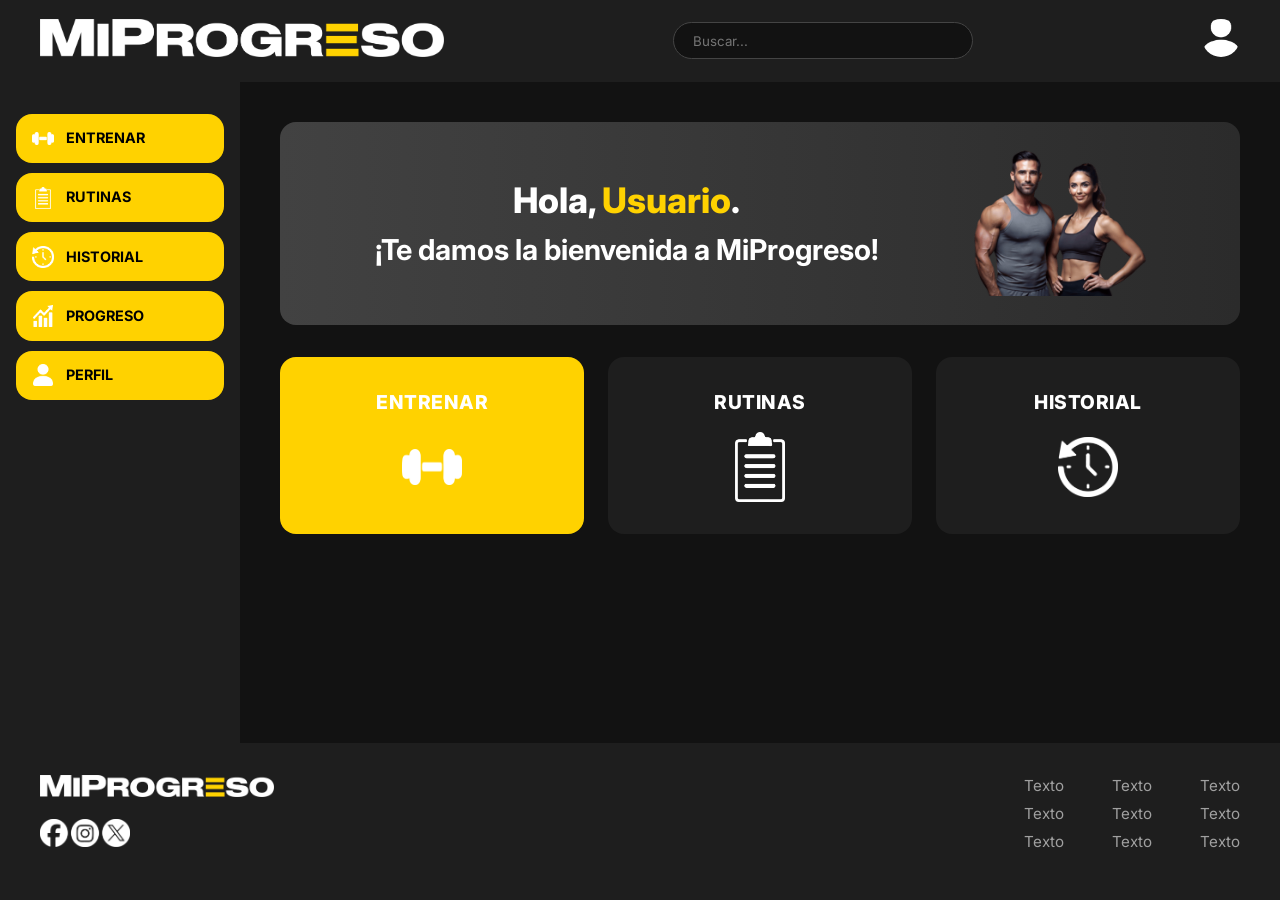
<file: index.html>
<!DOCTYPE html>
<html lang="es">

<head>
    <meta charset="UTF-8">
    <meta name="viewport" content="width=device-width, initial-scale=1.0">
    <meta name="description" content="Pantalla dashboard de MiProgreso">
    <meta name="author" content="Carlos López, Matías Mite, Rafael Chiriboga">

    <title>MiProgreso</title>

    <link rel="preconnect" href="https://fonts.googleapis.com">
    <link rel="preconnect" href="https://fonts.gstatic.com" crossorigin>
    <link href="https://fonts.googleapis.com/css2?family=Inter:wght@400;600;700;800&display=swap" rel="stylesheet">

    <link rel="stylesheet" href="../css/styles.css">
</head>

<body>

    <!-- HEADER -->
    <header class="main-header">
        <input type="checkbox" id="menu-toggle-checkbox" class="sr-only">

        <div class="logo">
            <a href="index.html">
                <img src="img/LOGO.png" alt="Logotipo oficial de MiProgreso">
            </a>
        </div>

        <div class="search-box">
            <label for="input-buscar" class="sr-only">Buscar</label>
            <input type="search" id="input-buscar" name="busqueda" class="form-input" placeholder="Buscar...">
        </div>

        <div class="header-right-group">
            <div class="user-profile">
                <a href="pages/perfil.html" aria-label="Menú de usuario">
                    <img src="img/perfil.png" alt="Icono de perfil de usuario">
                </a>
            </div>

            <label for="menu-toggle-checkbox" class="menu-toggle" aria-label="Abrir menú">
                <span></span>
                <span></span>
                <span></span>
            </label>
        </div>
    </header>

    <!-- CONTENEDOR PRINCIPAL -->
    <div class="app-layout">

        <!-- MENÚ LATERAL -->
        <nav class="main-nav" aria-label="Menú principal">
            <ul>
                <li>
                    <a href="pages/entrenar.html" class="nav-btn">
                        <img src="img/mancuerna.png" alt="" class="nav-icon">
                        <span>ENTRENAR</span>
                    </a>
                </li>
                <li>
                    <a href="pages/rutinas.html" class="nav-btn">
                        <img src="img/registro.png" alt="" class="nav-icon">
                        <span>RUTINAS</span>
                    </a>
                </li>
                <li>
                    <a href="pages/historial.html" class="nav-btn">
                        <img src="img/historial.png" alt="" class="nav-icon">
                        <span>HISTORIAL</span>
                    </a>
                </li>
                <li>
                    <a href="pages/progreso.html" class="nav-btn">
                        <img src="img/progreso.png" alt="" class="nav-icon">
                        <span>PROGRESO</span>
                    </a>
                </li>
                <li>
                    <a href="pages/perfil.html" class="nav-btn tarjeta-activa">
                        <img src="img/perfil.png" alt="" class="nav-icon">
                        <span>PERFIL</span>
                    </a>
                </li>
            </ul>
        </nav>


        <main class="main-content">

            <section class="banner-bienvenida">
                <div class="banner-texto">
                    <h2>Hola, <span class="highlight">Usuario</span>.</h2>
                    <p>¡Te damos la bienvenida a MiProgreso!</p>
                </div>

                <div class="banner-imagen">
                    <img src="img/banner.png" alt="Atletas listos para entrenar">
                </div>
            </section>

            <section class="tarjetas-dashboard">
                <article class="tarjeta tarjeta-activa">
                    <a href="pages/entrenar.html">
                        <h3>ENTRENAR</h3>
                        <img src="img/mancuerna.png" alt="Icono entrenar">
                    </a>
                </article>

                <article class="tarjeta">
                    <a href="pages/rutinas.html">
                        <h3>RUTINAS</h3>
                        <img src="img/registro.png" alt="Icono rutinas">
                    </a>
                </article>

                <article class="tarjeta">
                    <a href="pages/historial.html">
                        <h3>HISTORIAL</h3>
                        <img src="img/historial.png" alt="Icono historial">
                    </a>
                </article>
            </section>

        </main>
    </div>

    <footer>
        <div class="footer-brand">
            <img src="img/LOGO.png" alt="Logotipo MiProgreso">
            <div class="social-links">
                <a href="https://facebook.com" target="_blank" rel="noopener noreferrer" aria-label="Redes Sociales">
                    <img src="img/redes.png" alt="Redes Sociales">
                </a>
            </div>
        </div>

        <div class="footer-columns">
            <article class="columna-texto">
                <p>Texto</p>
                <p>Texto</p>
                <p>Texto</p>
            </article>
            <article class="columna-texto">
                <p>Texto</p>
                <p>Texto</p>
                <p>Texto</p>
            </article>
            <article class="columna-texto">
                <p>Texto</p>
                <p>Texto</p>
                <p>Texto</p>
            </article>
        </div>
    </footer>

</body>
</html>
</file>
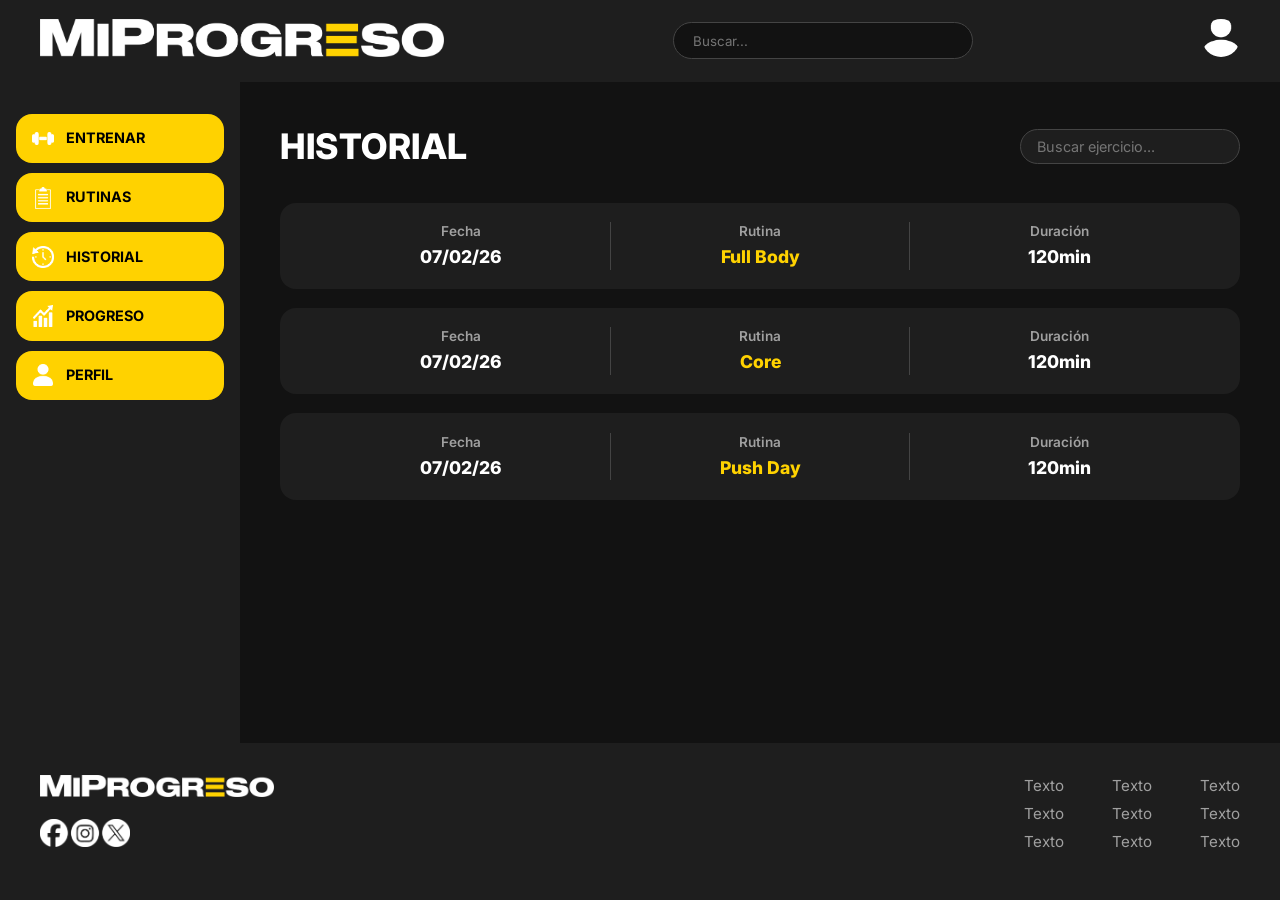
<file: pages/historial.html>
<!DOCTYPE html>
<html lang="es">
<head>
    <meta charset="UTF-8">
    <meta name="viewport" content="width=device-width, initial-scale=1.0">
    <meta name="description" content="Historial de entrenamientos - MiProgreso">
    <meta name="author" content="Carlos López, Matías Mite, Rafael Chiriboga">
    <title>MiProgreso | Historial</title>
    
    <link rel="preconnect" href="https://fonts.googleapis.com">
    <link rel="preconnect" href="https://fonts.gstatic.com" crossorigin>
    <link href="https://fonts.googleapis.com/css2?family=Inter:wght@400;600;700;800&display=swap" rel="stylesheet">
    
    <link rel="stylesheet" href="../css/styles.css">
</head>
<body>

    <header class="main-header">
        <!-- Checkbox invisible para controlar el menú hamburguesa por CSS puro -->
        <input type="checkbox" id="menu-toggle-checkbox" class="sr-only">

        <div class="logo">
            <a href="../index.html">
                <img src="../img/LOGO.png" alt="Logotipo oficial de MiProgreso">
            </a>
        </div>
        
        <div class="search-box">
            <label for="input-buscar" class="sr-only">Buscar</label>
            <input type="search" id="input-buscar" name="busqueda" class="form-input" placeholder="Buscar...">
        </div>

        <!-- Grupo derecho: Perfil + Botón de Hamburguesa -->
        <div class="header-right-group">
            <div class="user-profile">
                <a href="../pages/perfil.html" aria-label="Menú de usuario">
                    <img src="../img/perfil.png" alt="Icono de perfil de usuario">
                </a>
            </div>

            <label for="menu-toggle-checkbox" class="menu-toggle" aria-label="Abrir menú">
                <span></span>
                <span></span>
                <span></span>
            </label>
        </div>
    </header>

    <div class="app-layout">
        
        <!-- MENÚ LATERAL -->
        <nav class="main-nav" aria-label="Menú principal">
            <ul>
                <li>
                    <a href="../pages/entrenar.html" class="nav-btn">
                        <img src="../img/mancuerna.png" alt="" class="nav-icon">
                        <span>ENTRENAR</span>
                    </a>
                </li>
                <li>
                    <a href="../pages/rutinas.html" class="nav-btn">
                        <img src="../img/registro.png" alt="" class="nav-icon">
                        <span>RUTINAS</span>
                    </a>
                </li>
                <li>
                    <a href="../pages/historial.html" class="nav-btn tarjeta-activa">
                        <img src="../img/historial.png" alt="" class="nav-icon">
                        <span>HISTORIAL</span>
                    </a>
                </li>
                <li>
                    <a href="../pages/progreso.html" class="nav-btn">
                        <img src="../img/progreso.png" alt="" class="nav-icon">
                        <span>PROGRESO</span>
                    </a>
                </li>
                <li>
                    <a href="../pages/perfil.html" class="nav-btn tarjeta-activa">
                        <img src="../img/perfil.png" alt="" class="nav-icon">
                        <span>PERFIL</span>
                    </a>
                </li>
            </ul>
        </nav>

        <main class="main-content">
            <section aria-labelledby="titulo-historial">
                <div class="content-header">
                    <h1 id="titulo-historial">HISTORIAL</h1>
                    
                    <div class="search-ejercicio">
                        <label for="buscar-ejercicio" class="sr-only">Buscar ejercicio</label>
                        <input type="search" id="buscar-ejercicio" placeholder="Buscar ejercicio...">
                    </div>
                </div>

                <div class="cards-container">
                    <article class="tarjeta-historial">
                        <div class="columna-dato">
                            <span>Fecha</span>
                            <span>07/02/26</span>
                        </div>
                        <div class="columna-dato">
                            <span>Rutina</span>
                            <span class="highlight">Full Body</span>
                        </div>
                        <div class="columna-dato">
                            <span>Duración</span>
                            <span>120min</span>
                        </div>
                    </article>
                    
                    <article class="tarjeta-historial">
                        <div class="columna-dato">
                            <span>Fecha</span>
                            <span>07/02/26</span>
                        </div>
                        <div class="columna-dato">
                            <span>Rutina</span>
                            <span class="highlight">Core</span>
                        </div>
                        <div class="columna-dato">
                            <span>Duración</span>
                            <span>120min</span>
                        </div>
                    </article>

                    <article class="tarjeta-historial">
                        <div class="columna-dato">
                            <span>Fecha</span>
                            <span>07/02/26</span>
                        </div>
                        <div class="columna-dato">
                            <span>Rutina</span>
                            <span class="highlight">Push Day</span>
                        </div>
                        <div class="columna-dato">
                            <span>Duración</span>
                            <span>120min</span>
                        </div>
                    </article>
                </div>
            </section>
        </main>
    </div>

    <footer>
        <div class="footer-brand">
            <img src="../img/LOGO.png" alt="Logotipo MiProgreso">
            <div class="social-links">
                <a href="https://facebook.com" target="_blank" rel="noopener noreferrer" aria-label="Redes Sociales">
                    <img src="../img/redes.png" alt="Redes Sociales">
                </a>
            </div>
        </div>

        <div class="footer-columns">
            <article class="columna-texto">
                <p>Texto</p>
                <p>Texto</p>
                <p>Texto</p>
            </article>
            <article class="columna-texto">
                <p>Texto</p>
                <p>Texto</p>
                <p>Texto</p>
            </article>
            <article class="columna-texto">
                <p>Texto</p>
                <p>Texto</p>
                <p>Texto</p>
            </article>
        </div>
    </footer>

</body>
</html>
</file>
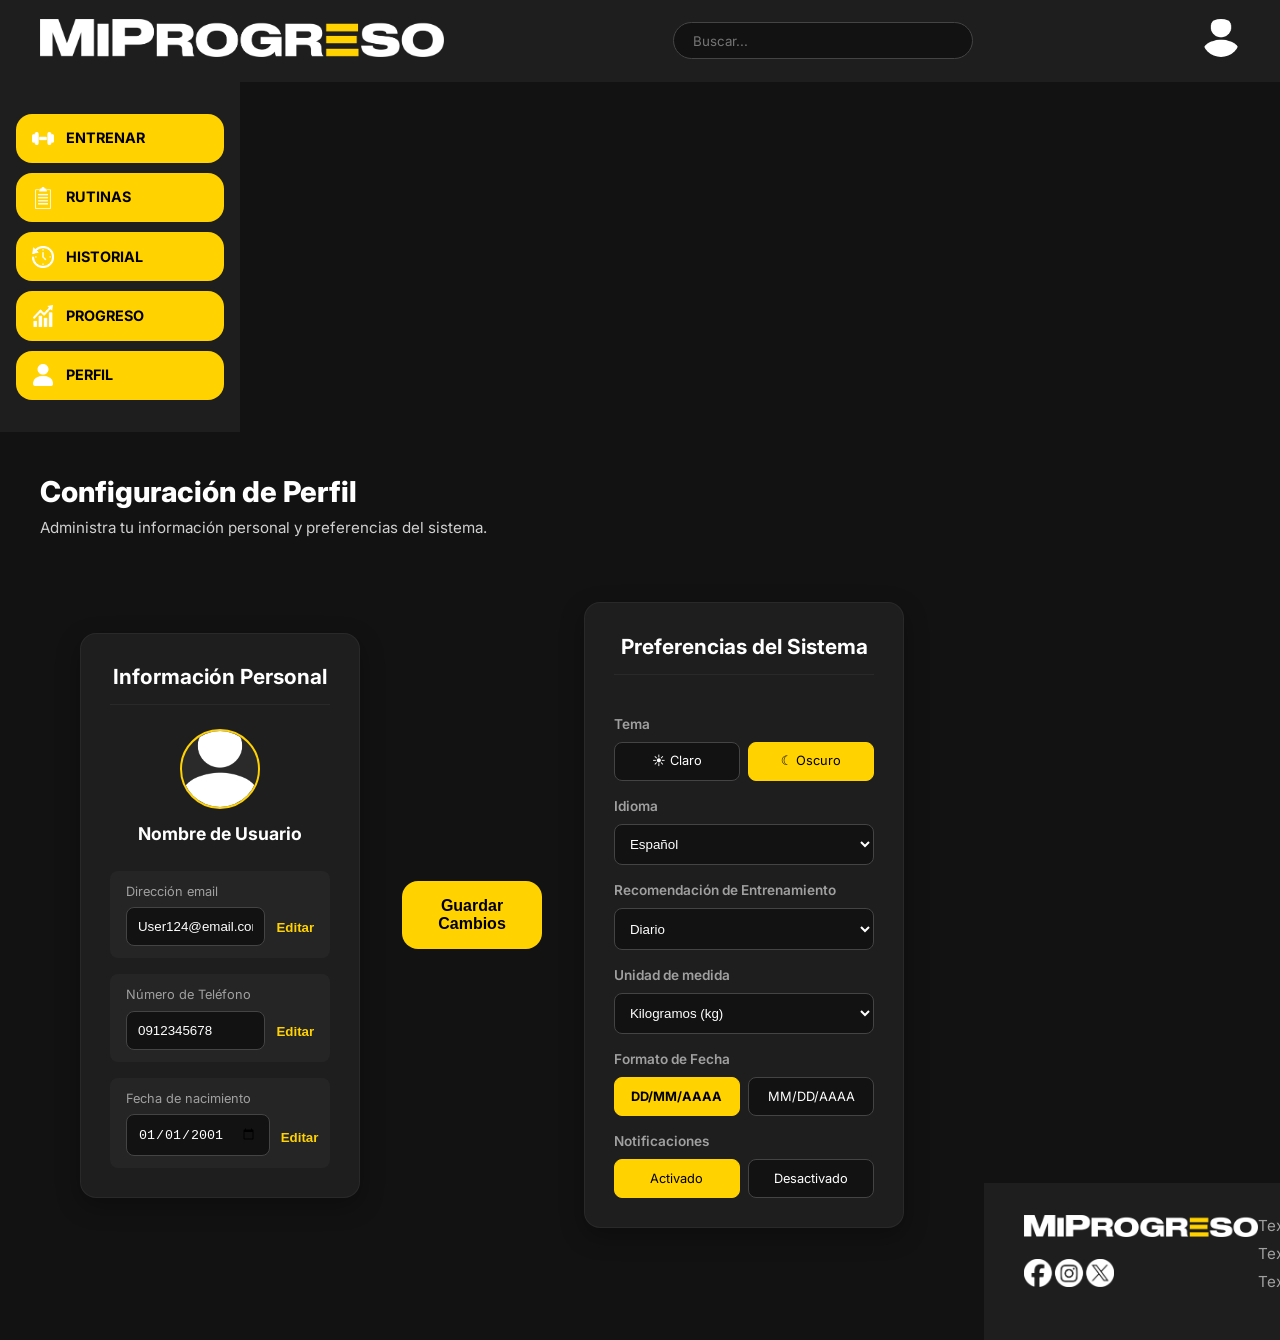
<file: pages/perfil.html>
<!DOCTYPE html>
<html lang="es">

<head>
    <meta charset="UTF-8">
    <meta name="viewport" content="width=device-width, initial-scale=1.0">
    <meta name="description" content="Pantalla de perfil del usuario de MiProgreso">

    <title>MiProgreso - Perfil</title>

    <link rel="preconnect" href="https://fonts.googleapis.com">
    <link rel="preconnect" href="https://fonts.gstatic.com" crossorigin>
    <link href="https://fonts.googleapis.com/css2?family=Inter:wght@400;600;700;800&display=swap"
        rel="stylesheet">

    <link rel="stylesheet" href="../css/styles.css">
</head>

<body>

    <!-- HEADER -->
    <header class="main-header">
        <input type="checkbox" id="menu-toggle-checkbox" class="sr-only">

        <div class="logo">
            <a href="../index.html">
                <img src="../img/LOGO.png"
                    alt="Logotipo oficial de MiProgreso">
            </a>
        </div>

        <div class="search-box">
            <label for="input-buscar" class="sr-only">
                Buscar
            </label>

            <input
                type="search"
                id="input-buscar"
                name="busqueda"
                class="form-input"
                placeholder="Buscar...">
        </div>

        <div class="user-profile">
            <a href="perfil.html" aria-label="Menú de usuario">
                <img src="../img/perfil.png"
                    alt="Icono de perfil de usuario">
            </a>
        </div>
    </header>

    <!-- CONTENEDOR PRINCIPAL -->
    <div class="app-layout">

    <!-- CONTENEDOR PRINCIPAL -->
    <div class="app-container">

        <!-- MENÚ LATERAL -->
        <nav class="main-nav" aria-label="Menú principal">
            <ul>
                <li>
                    <a href="entrenar.html" class="nav-btn">
                        <img src="../img/mancuerna.png"
                            alt=""
                            class="nav-icon">
                        <span>ENTRENAR</span>
                    </a>
                </li>
                <li>
                    <a href="rutinas.html" class="nav-btn">
                        <img src="../img/registro.png"
                            alt=""
                            class="nav-icon">
                        <span>RUTINAS</span>
                    </a>
                </li>
                <li>
                    <a href="historial.html" class="nav-btn">
                        <img src="../img/historial.png"
                            alt=""
                            class="nav-icon">
                        <span>HISTORIAL</span>
                    </a>
                </li>
                <li>
                    <a href="progreso.html" class="nav-btn">
                        <img src="../img/progreso.png"
                            alt=""
                            class="nav-icon">
                        <span>PROGRESO</span>
                    </a>
                </li>
                <li>
                    <a href="perfil.html" class="nav-btn active">
                        <img src="../img/perfil.png"
                            alt=""
                            class="nav-icon">
                        <span>PERFIL</span>
                    </a>
                </li>
            </ul>
        </nav>

        <!-- CONTENIDO DEL PERFIL -->
        <main class="main-content profile-content">
            <div class="profile-page-header">
                <h1>Configuración de Perfil</h1>
                <p>Administra tu información personal y preferencias del sistema.</p>
            </div>

        <!-- CONTENIDO DEL PERFIL -->
        <main class="main-content profile-content">

            <form class="profile-form-container">

                <div class="profile-layout">

                    <!-- INFORMACIÓN PERSONAL -->
                    <section class="profile-card">

                        <h2>Información Personal</h2>

                        <div class="profile-avatar">
                            <img src="../img/perfil.png"
                                alt="Imagen de perfil del usuario">
                        </div>

                        <h3 class="profile-name">
                            Nombre de Usuario
                        </h3>


                        <div class="profile-form">

                            <!-- CORREO -->
                            <div class="profile-field">
                                <div class="profile-field-info">
                                    <label for="correo">Dirección email</label>
                                    <input type="email" id="correo" name="correo" value="User124@email.com">
                                </div>

                                <button
                                    class="edit-btn"
                                    type="button">
                                    Editar
                                </button>

                            </div>


                            <!-- TELÉFONO -->
                            <div class="profile-field">
                                <div class="profile-field-info">
                                    <label for="telefono">Número de Teléfono</label>
                                    <input type="tel" id="telefono" name="telefono" value="0912345678">
                                </div>

                                <button
                                    class="edit-btn"
                                    type="button">
                                    Editar
                                </button>

                            </div>


                            <!-- FECHA DE NACIMIENTO -->
                            <div class="profile-field">
                                <div class="profile-field-info">
                                    <label for="fecha">Fecha de nacimiento</label>
                                    <input type="date" id="fecha" name="fecha" value="2001-01-01">
                                </div>

                                <button
                                    class="edit-btn"
                                    type="button">
                                    Editar
                                </button>

                            </div>
                        </div>
                    </section>


                    <!-- BOTÓN CENTRAL -->
                    <section
                        class="save-area"
                        aria-label="Guardar cambios">

                        <button
                            class="save-btn"
                            type="submit">
                            Guardar<br>
                            Cambios
                        </button>

                    </section>


                    <!-- PREFERENCIAS -->
                    <section class="preferences-card">

                        <h2>Preferencias del Sistema</h2>


                        <!-- TEMA -->
                        <div class="preference-item">

                            <label>Tema</label>

                            <div class="theme-options">
                                <span class="theme-option">☀️ Claro</span>
                                <span class="theme-option active">☾ Oscuro</span>
                            </div>
                        </div>


                        <!-- IDIOMA -->
                        <div class="preference-item">
                            <label for="idioma">Idioma</label>
                            <select id="idioma" name="idioma">
                                <option selected>Español</option>
                                <option>English</option>
                            </select>
                        </div>


                        <!-- RECOMENDACIÓN -->
                        <div class="preference-item">
                            <label for="recomendacion">Recomendación de Entrenamiento</label>
                            <select id="recomendacion" name="recomendacion">
                                <option selected>Diario</option>
                                <option>Semanal</option>
                                <option>Personalizado</option>
                            </select>
                        </div>


                        <!-- UNIDAD -->
                        <div class="preference-item">
                            <label for="unidad">Unidad de medida</label>
                            <select id="unidad" name="unidad">
                                <option selected>Kilogramos (kg)</option>
                                <option>Libras (lb)</option>
                            </select>
                        </div>


                        <!-- FORMATO FECHA -->
                        <div class="preference-item">
                            <label>Formato de Fecha</label>
                            <div class="date-format">
                                <strong>DD/MM/AAAA</strong>
                                <span>MM/DD/AAAA</span>
                            </div>
                        </div>


                        <!-- NOTIFICACIONES -->
                        <div class="preference-item">
                            <label>Notificaciones</label>
                            <div class="notification-options">
                                <span class="notification-option active">Activado</span>
                                <span class="notification-option">Desactivado</span>
                            </div>
                        </div>
                    </section>

                </div>

            </form>
        </main>
    </div>


    <!-- FOOTER -->
    <footer>

        <div class="footer-brand">

            <img src="../img/LOGO.png"
                alt="Logotipo MiProgreso">

            <div class="social-links">

                <a href="https://facebook.com"
                    target="_blank"
                    rel="noopener noreferrer"
                    aria-label="Redes Sociales">

                    <img src="../img/redes.png"
                        alt="Redes Sociales">

                </a>
            </div>
        </div>

        <div class="footer-columns">

            <article class="columna-texto">
                <p>Texto</p>
                <p>Texto</p>
                <p>Texto</p>
            </article>

            <article class="columna-texto">
                <p>Texto</p>
                <p>Texto</p>
                <p>Texto</p>
            </article>

            <article class="columna-texto">
                <p>Texto</p>
                <p>Texto</p>
                <p>Texto</p>
            </article>

        </div>
    </footer>

</body>
</html>
</file>
<file: css/styles.css>
/* ==========================================================================
   1. VARIABLES DE TEMA Y DISEÑO
   ========================================================================== */
:root {
  --color-primary: #FFD200;        /* Botones e highlights */
  --color-primary-hover: #E6C200; /* Hover de botones */
  --color-bg-main: #121212;        /* Fondo global de la página (Negro) */
  --color-bg-surface: #1E1E1E;    /* Navbar, Sidebar, Footer y Tarjetas (Gris) */
  --color-border: #444444;
  --color-text-1: #000000;
  --color-text-2: #FFFFFF;
  --color-text-3: #A0A0A0;
  --color-text-muted: #888888;
  --font-family: 'Inter', system-ui, -apple-system, sans-serif;
  --radius-sm: 8px;
  --radius-md: 16px;
  --radius-lg: 20px;
}

/* ==========================================================================
   2. ESTILOS GENERALES Y REUTILIZABLES
   ========================================================================== */
* {
  box-sizing: border-box;
  margin: 0;
  padding: 0;
}

body {
  font-family: var(--font-family);
  background-color: var(--color-bg-main); /* Fondo general totalmente negro */
  color: var(--color-text-2);
  line-height: 1.4;
  min-height: 100vh;
  display: flex;
  flex-direction: column;
}

/* Accesibilidad */
.sr-only {
  position: absolute;
  width: 1px;
  height: 1px;
  padding: 0;
  margin: -1px;
  overflow: hidden;
  clip: rect(0, 0, 0, 0);
  border: 0;
}

/* ==========================================================================
   3. LAYOUT PRINCIPAL (HEADER, SIDEBAR Y CONTENIDO)
   ========================================================================== */

/* Encabezado General (Navbar Superior) - Fondo Gris */
.main-header {
  background-color: var(--color-bg-surface); /* #1E1E1E */
  padding: 1.2rem 2.5rem;
  display: flex;
  justify-content: space-between;
  align-items: center;
  width: 100%;
}

.logo img {
  height: 38px;
  width: auto;
}

.user-profile img {
  width: 38px;
  height: 38px;
  border-radius: 50%;
  cursor: pointer;
  object-fit: cover;
}

/* Contenedor que agrupa el Sidebar a la izquierda y el Main Content a la derecha */
.app-layout {
  display: flex;
  flex: 1;
  width: 100%;
}

/* Navegación Lateral (Sidebar) - Fondo Gris */
.main-nav {
  width: 240px;
  background-color: var(--color-bg-surface); /* #1E1E1E */
  padding: 2rem 1rem;
  flex-shrink: 0;
}

.main-nav ul {
  list-style: none;
  display: flex;
  flex-direction: column;
  gap: 10px;
}

.nav-btn {
  width: 100%;
  padding: 0.85rem 1rem;
  background-color: var(--color-primary); /* #FFD200 (Amarillo por defecto) */
  color: var(--color-text-1);             /* Texto negro para que contraste bien */
  border: none;
  border-radius: var(--radius-md);
  font-weight: 700;
  text-decoration: none;
  font-size: 0.9rem;
  display: flex;
  align-items: center;
  gap: 12px;
  cursor: pointer;
  transition: background-color 0.2s ease;
}

.nav-btn:hover {
  background-color: var(--color-primary-hover); /* #E6C200 */
}

.nav-icon {
  width: 22px;
  height: 22px;
  object-fit: contain;
}

/* Contenido Principal (Main Content) */
.main-content {
  background-color: transparent; 
  flex-grow: 1;
  padding: 2.5rem;
}

/* ==========================================================================
   4. BUSCADORES Y COMPONENTES
   ========================================================================== */
.search-box input,
.search-ejercicio input {
  width: 100%;
  background-color: var(--color-bg-main); /* #121212 */
  border: 1px solid var(--color-border);
  color: var(--color-text-2);
  padding: 0.6rem 1.2rem;
  border-radius: 50px;
  outline: none;
  font-family: var(--font-family);
}

.search-box input {
  width: 300px;
}

/* Tarjetas Globales (Gris) */
.tarjeta {
  border-radius: var(--radius-md);
  background-color: var(--color-bg-surface); /* #1E1E1E */
  border: none;
  text-align: center;
  padding: 2.5rem 1.5rem;
}

.tarjeta a {
  text-decoration: none;
  color: var(--color-text-2);
}

.tarjeta h3 {
  font-size: 1.4rem;
  font-weight: 800;
  letter-spacing: 0.5px;
}

.tarjeta img {
  width: 70px;
  height: 70px;
  object-fit: contain;
}

.tarjeta-activa {
  background-color: var(--color-primary);
}

.tarjeta-activa a {
  color: var(--color-text-1);
}

/* ==========================================================================
   5. PIE DE PÁGINA (FOOTER) - Fondo Gris
   ========================================================================== */
footer {
  background-color: var(--color-bg-surface); /* #1E1E1E */
  padding: 2rem 2.5rem;
  width: 100%;
  display: flex;
  justify-content: space-between;
  align-items: flex-start;
  margin-top: auto;
}

.footer-brand img {
  height: 22px;
  width: auto;
  margin-bottom: 1rem;
}

.social-links img {
  height: 28px;
  width: auto;
}

.footer-columns {
  display: flex;
  gap: 3rem;
}

.columna-texto p {
  color: var(--color-text-3);
  font-size: 0.95rem;
  margin-bottom: 0.4rem;
}


/* ==========================================================================
   6. ESTILOS ESPECÍFICOS POR PÁGINA
   ========================================================================== */

/* --- DASHBOARD --- */
.banner-bienvenida {
  display: flex;
  justify-content: space-between;
  align-items: center;
  background: linear-gradient(90deg, #424242 0%, #2B2B2B 100%);
  border-radius: var(--radius-md);
  padding: 1.5rem 3rem;
  border: none;
  overflow: hidden;
  margin-bottom: 2rem;
}

.banner-texto {
  flex: 1;
}

.banner-texto h2 {
  font-size: 2.2rem;
  font-weight: 800;
  text-align: center;
}

.banner-texto p {
  font-size: 1.8rem;
  font-weight: 700;
  margin-top: 0.3rem;
  text-align: center;
}

.banner-texto .highlight {
  color: var(--color-primary);
}

.banner-imagen img {
  height: 150px;
  width: auto;
  object-fit: contain;
}

.tarjetas-dashboard {
  display: flex;
  gap: 1.5rem;
}

.tarjetas-dashboard .tarjeta {
  flex: 1;
  display: flex;
  flex-direction: column;
  justify-content: center;
  align-items: center;
  border-radius: var(--radius-md);
  background-color: var(--color-bg-surface);
  padding: 2rem;
  text-align: center;
}

.tarjetas-dashboard .tarjeta a {
  text-decoration: none;
  color: inherit;
  display: flex;
  flex-direction: column;
  align-items: center;
}

.tarjetas-dashboard .tarjeta.tarjeta-activa {
  background-color: var(--color-primary);
}

.tarjetas-dashboard .tarjeta h3 {
  font-size: 1.2rem;
  margin-bottom: 1rem;
}

.tarjetas-dashboard .tarjeta img {
  width: 60px;
}

/* --- HISTORIAL --- */
.historial-container {
  display: flex;
  flex-direction: column;
  gap: 1.2rem;
}

.content-header h1 {
  font-size: 2rem;
  font-weight: 800;
  letter-spacing: 1px;
  color: var(--color-text-2);
}

.tarjeta-historial {
  background-color: var(--color-bg-surface); /* #1E1E1E */
  border: none;
  border-radius: var(--radius-md);
  padding: 1.2rem 2rem;
  display: flex;
  justify-content: space-between;
  align-items: center;
  margin-bottom: 1.2rem;
}

.tarjeta-historial .columna-dato {
  display: flex;
  flex-direction: column;
  align-items: center;
  flex: 1;
}

.tarjeta-historial .columna-dato:not(:last-child) {
  border-right: 1px solid var(--color-border);
}

.tarjeta-historial span:first-child {
  font-size: 0.85rem;
  color: var(--color-text-3);
  font-weight: 600;
  margin-bottom: 4px;
}

.tarjeta-historial span:last-child {
  font-size: 1.1rem;
  font-weight: 800;
  color: var(--color-text-2);
}

.tarjeta-historial span.highlight {
  color: var(--color-primary); /* #FFD200 */
}

.search-ejercicio input {
  background-color: var(--color-bg-surface);
  border: 1px solid var(--color-border);
  border-radius: 20px;
  padding: 0.5rem 1rem;
  color: var(--color-text-2);
  font-size: 0.9rem;
  outline: none;
  width: 220px;
}

.search-ejercicio input:focus {
  border-color: var(--color-primary);
}

/* --- RUTINAS --- */
.content-header {
  display: flex;
  justify-content: space-between;
  align-items: center;
  margin-bottom: 2rem;
}

.content-header h1 {
  font-size: 2.2rem;
  font-weight: 800;
  color: var(--color-text-2);
  letter-spacing: 0.5px;
}

.rutinas-grid {
  display: grid;
  grid-template-columns: repeat(auto-fill, minmax(320px, 1fr));
  gap: 1.5rem;
}

.tarjeta-rutina {
  background-color: var(--color-bg-surface); /* #1E1E1E */
  border-radius: var(--radius-md);
  padding: 1.5rem;
  border: none;
  display: flex;
  flex-direction: column;
  justify-content: space-between;
}

.rutina-contenido-interno {
  display: flex;
  gap: 1.2rem;
  align-items: center;
  margin-bottom: 1.2rem;
}

.rutina-imagen {
  width: 80px;
  height: 90px;
  flex-shrink: 0;
}

.rutina-imagen img {
  width: 100%;
  height: 100%;
  object-fit: contain;
}

.rutina-info h2 {
  font-size: 1.3rem;
  color: var(--color-text-2);
  margin-bottom: 4px;
  font-weight: 700;
}

.rutina-info p {
  font-size: 0.85rem;
  color: var(--color-text-3);
  margin-bottom: 2px;
}

.btn-nueva-rutina {
  background-color: var(--color-primary);
  color: var(--color-text-1);
  border: none;
  padding: 0.7rem 1.5rem;
  border-radius: var(--radius-md);
  font-weight: 700;
  font-size: 0.95rem;
  cursor: pointer;
  transition: background-color 0.2s ease;
}

.btn-nueva-rutina:hover {
  background-color: var(--color-primary-hover);
}

.btn-comenzar {
  background-color: var(--color-primary);
  color: var(--color-text-1);
  border: none;
  padding: 0.7rem;
  border-radius: var(--radius-md);
  font-weight: 700;
  font-size: 1rem;
  cursor: pointer;
  width: 100%;
  text-align: center;
  transition: background-color 0.2s ease;
}

.btn-comenzar:hover {
  background-color: var(--color-primary-hover);
}

/* --- REGISTRO / AUTENTICACIÓN --- */
.registro-page {
  background-color: var(--color-bg-surface);
  min-height: 100vh;
}

.auth-container {
  background-color: var(--color-bg-surface);
  width: 900px;
  height: 600px;
  border-radius: 10px;
  overflow: hidden;
}

.auth-visual {
  background: url('../img/login.png') center/cover no-repeat;
  padding: 40px;
}

.logo-auth {
  width: 180px;
}

.auth-form {
  padding: 50px 60px;
  color: var(--color-text-2);
}

.auth-form h1 {
  font-size: 2rem;
  margin-bottom: 25px;
  font-weight: 700;
}

.auth-form input {
  width: 100%;
  padding: 14px;
  margin-bottom: 12px;
  background: transparent;
  border: 1px solid var(--color-border);
  border-radius: var(--radius-sm);
  color: var(--color-text-2);
  font-size: 0.95rem;
}

.auth-form input::placeholder {
  color: var(--color-text-muted);
}

.login-link {
  margin-top: 15px;
  font-size: 0.9rem;
  color: #CCCCCC;
}

.login-link a {
  text-decoration: none;
}

.social-divider {
  margin: 20px 0;
  text-align: center;
  color: var(--color-text-muted);
  font-size: 0.85rem;
}

.social-icons {
  text-align: center;
  margin-bottom: 15px;
}

.social-icons img {
  max-width: 120px;
}

.terms {
  font-size: 0.7rem;
  color: var(--color-text-muted);
  text-align: center;
  line-height: 1.2;
}

.app-layout, .main-content, .cards-container {
  width: 100%;
  max-width: 100%;
  box-sizing: border-box;
}


/* ==========================================
   ESTILOS DE PERFIL - TEXTO BLANCO Y BOTONES NEGROS
   ========================================== */

.profile-content {
  padding: 2.5rem;
  background-color: var(--color-bg-base);
  display: flex;
  flex-direction: column;
  gap: 1.5rem;
}

.profile-page-header h1 {
  font-size: 1.8rem;
  font-weight: 800;
  color: #FFFFFF; /* Texto blanco */
  margin-bottom: 0.3rem;
}

.profile-page-header p {
  color: #FFFFFF; /* Texto blanco */
  font-size: 0.95rem;
  opacity: 0.8;
}

/* Estructura de 2 columnas simétricas para las tarjetas */
.profile-layout {
  display: grid;
  grid-template-columns: 1fr 1fr;
  gap: 2rem;
  margin-bottom: 2rem;
}

/* Tarjetas de perfil y preferencias */
.profile-card,
.preferences-card {
  background-color: var(--color-bg-surface);
  border: 1px solid rgba(255, 255, 255, 0.05);
  border-radius: 12px;
  padding: 2rem;
  box-shadow: 0 8px 24px rgba(0, 0, 0, 0.3);
}

.profile-card h2,
.preferences-card h2 {
  color: #FFFFFF; /* Texto blanco */
  font-size: 1.2rem;
  font-weight: 700;
  margin-bottom: 1.5rem;
  border-bottom: 1px solid rgba(255, 255, 255, 0.05);
  padding-bottom: 0.8rem;
}

/* Avatar del usuario */
.profile-avatar {
  width: 80px;
  height: 80px;
  margin: 0 auto 0.8rem auto;
  border-radius: 50%;
  overflow: hidden;
  background-color: #2a2a2a;
  display: flex;
  align-items: center;
  justify-content: center;
  border: 2px solid var(--color-primary);
}

.profile-avatar img {
  width: 100%;
  height: 100%;
  object-fit: cover;
}

.profile-name {
  color: #FFFFFF; /* Texto blanco */
  font-size: 1.1rem;
  font-weight: 700;
  text-align: center;
  margin-bottom: 1.5rem;
}

/* Campos de entrada */
.profile-form {
  display: flex;
  flex-direction: column;
  gap: 1rem;
}

.profile-field {
  background-color: #252525;
  border-radius: 8px;
  padding: 0.75rem 1rem;
  display: flex;
  gap: 3rem;
}

/* ==========================================================================
   PERFIL
   ========================================================================== */

.profile-content {
    flex: 1;
    min-width: 0;
}

.profile-layout {
    width: 100%;
    display: grid;
    grid-template-columns: minmax(280px, 1fr) 160px minmax(320px, 1fr);
    gap: 2rem;
    align-items: center;
}

.profile-card,
.preferences-card {
    background-color: var(--color-bg-surface);
    border-radius: var(--radius-md);
    padding: 1.8rem;
}

.profile-card h2,
.preferences-card h2 {
    text-align: center;
    font-size: 1.3rem;
    margin-bottom: 1.5rem;
}

.profile-avatar {
    display: flex;
    justify-content: center;
    margin-bottom: 0.8rem;
}

.profile-avatar img {
    width: 90px;
    height: 90px;
    object-fit: cover;
    border-radius: 50%;
}

.profile-name {
    text-align: center;
    margin-bottom: 1.5rem;
}

.profile-form {
    display: flex;
    flex-direction: column;
    gap: 1rem;
}

.profile-field {
    display: flex;
    align-items: flex-end;
    gap: 0.7rem;
}

.profile-field-info {
    flex: 1;
}

.profile-field-info label {
    display: block;
    font-size: 0.8rem;
    color: var(--color-text-3);
    margin-bottom: 0.4rem;
}

.profile-field-info input {
    width: 100%;
    background-color: var(--color-bg-main);
    border: 1px solid var(--color-border);
    color: var(--color-text-2);
    border-radius: var(--radius-sm);
    padding: 0.7rem;
}

.edit-btn {
    background-color: transparent;
    color: var(--color-primary);
    border: none;
    cursor: pointer;
    font-weight: 700;
    padding: 0.7rem 0;
}

.save-area {
    display: flex;
    justify-content: center;
    align-items: center;
}

.save-btn {
    background-color: var(--color-primary);
    color: var(--color-text-1);
    border: none;
    border-radius: var(--radius-md);
    padding: 1rem 1.5rem;
    font-weight: 800;
    font-size: 1rem;
    cursor: pointer;
    min-width: 140px;
    transition: background-color 0.2s ease;
}

.save-btn:hover {
    background-color: var(--color-primary-hover);
}

.preferences-card {
    display: flex;
    flex-direction: column;
    gap: 1rem;
}

.preference-item {
    display: flex;
    flex-direction: column;
    gap: 0.5rem;
}

.preference-item label {
    font-size: 0.85rem;
    color: var(--color-text-3);
    font-weight: 600;
}

.preference-item select {
    width: 100%;
    background-color: var(--color-bg-main);
    color: var(--color-text-2);
    border: 1px solid var(--color-border);
    border-radius: var(--radius-sm);
    padding: 0.7rem;
}

.theme-options,
.date-format,
.notification-options {
    display: flex;
    gap: 0.5rem;
}

.theme-option,
.date-format span,
.date-format strong,
.notification-option {
    flex: 1;
    text-align: center;
    background-color: var(--color-bg-main);
    border: 1px solid var(--color-border);
    border-radius: var(--radius-sm);
    padding: 0.6rem;
    font-size: 0.8rem;
}

.theme-option.active,
.date-format strong,
.notification-option.active {
    background-color: var(--color-primary);
    color: var(--color-text-1);
    border-color: var(--color-primary);
}

/* ==========================================================================
   RESPONSIVE
   ========================================================================== */
@media screen and (max-width: 1000px) {
    .profile-layout {
        grid-template-columns: 1fr 1fr;
    }
    .profile-card {
        grid-column: 1;
    }
    .preferences-card {
        grid-column: 2;
    }
    .save-area {
        grid-column: 1 / -1;
        grid-row: 2;
    }
}

@media screen and (max-width: 768px) {
    .app-container {
        flex-direction: column;
        padding: 1rem;
    }

    .main-nav {
        width: 100%;
    }

    .main-nav ul {
        flex-direction: row;
        flex-wrap: wrap;
    }

    .nav-btn {
        justify-content: center;
    }

    .profile-layout {
        display: flex;
        flex-direction: column;
    }

    .profile-card,
    .preferences-card,
    .save-area {
        width: 100%;
    }

    .profile-field {
        flex-direction: column;
        align-items: stretch;
    }

    .edit-btn {
        align-self: flex-end;
    }
}
</file>
